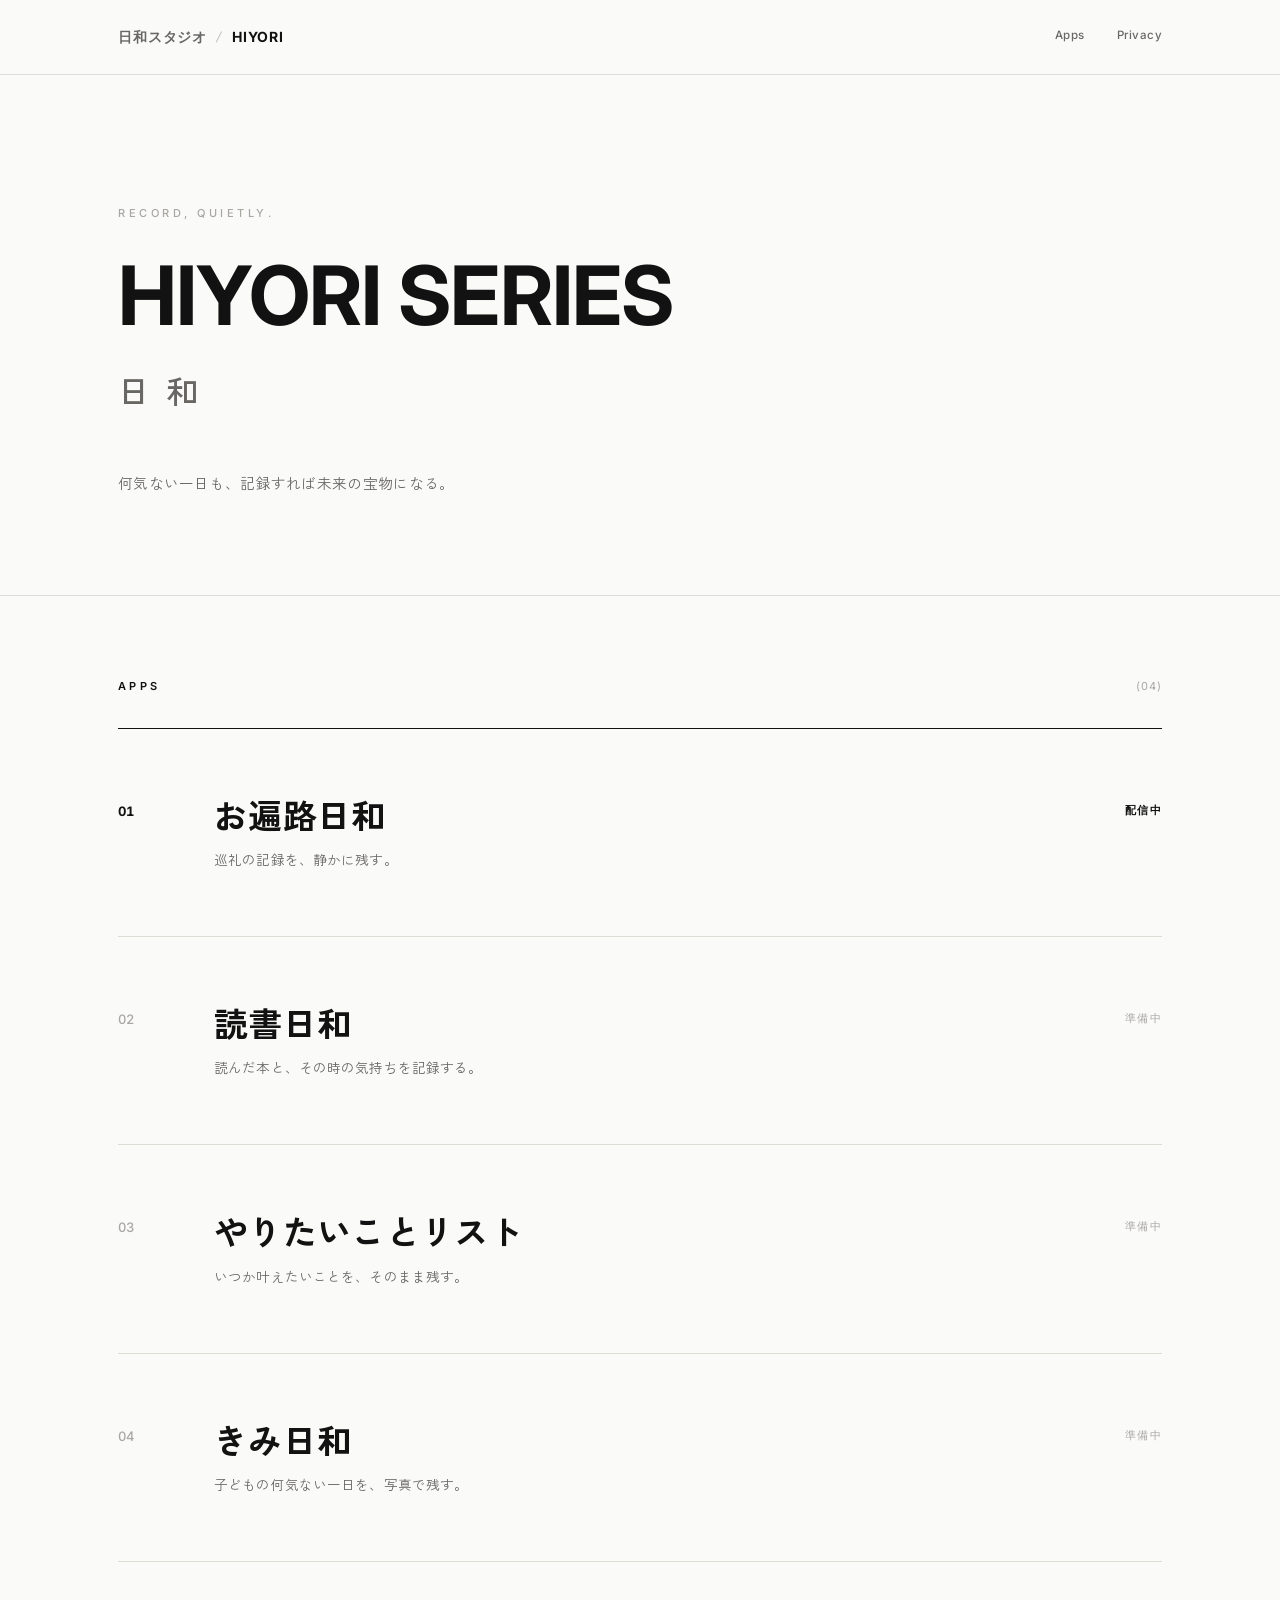
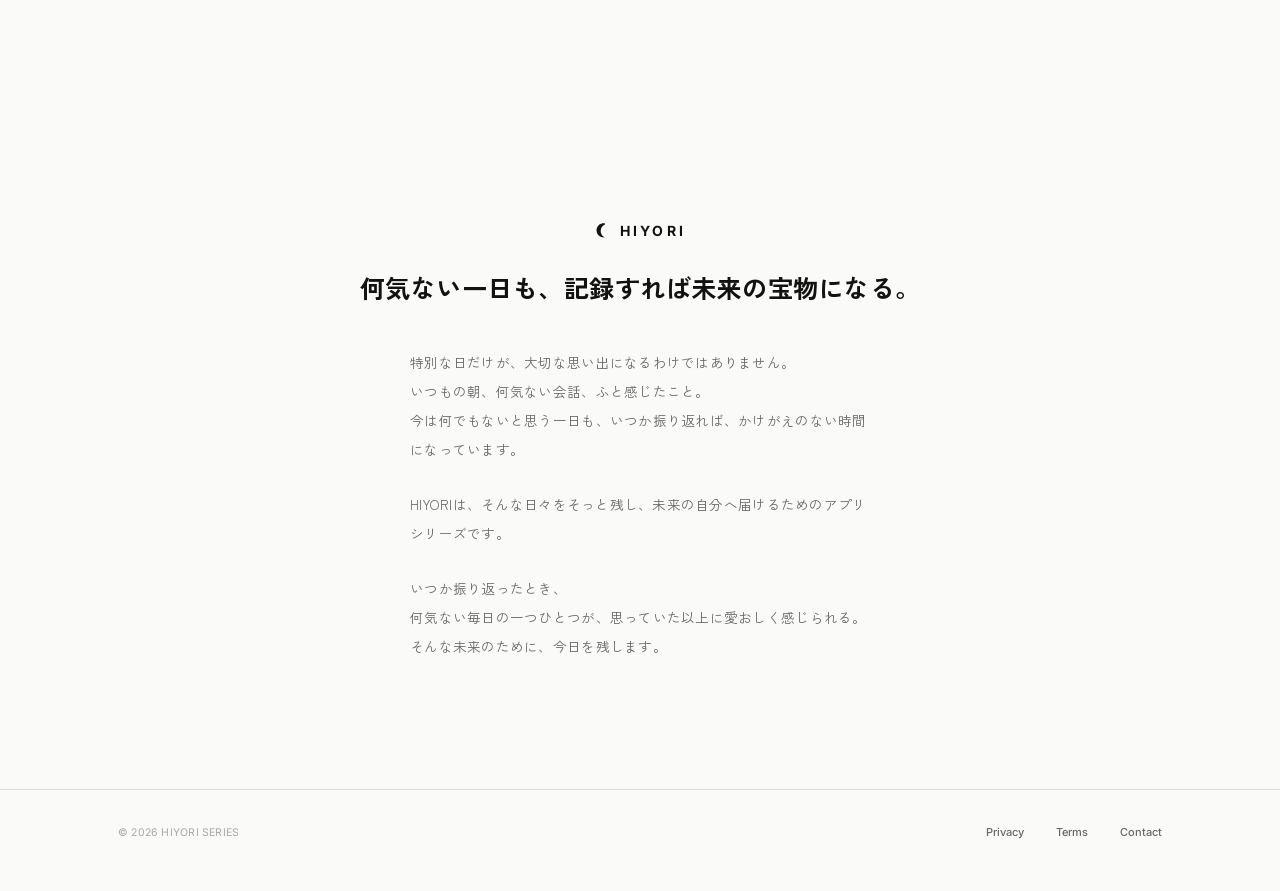
<file: index.html>
<!DOCTYPE html>
<html lang="ja">
<head>
<meta charset="UTF-8">
<meta name="viewport" content="width=device-width, initial-scale=1.0">
<title>HIYORI SERIES</title>
<meta name="description" content="HIYORI SERIESは、記録することを、少しだけ丁寧な時間に変えるアプリのブランドです。">
<link rel="stylesheet" href="style.css">
</head>
<body>

<header class="site-header">
  <div class="container">
    <div class="brand-crumb">
      <a href="studio.html" class="studio-link eng">日和スタジオ</a>
      <span class="crumb-sep">/</span>
      <a href="index.html" class="brand-mark eng">HIYORI</a>
    </div>
    <nav class="header-nav eng">
      <a href="#apps">Apps</a>
      <a href="privacy.html">Privacy</a>
    </nav>
  </div>
</header>

<main>

  <section class="masthead">
    <div class="container">
      <span class="masthead-eyebrow eng">RECORD, QUIETLY.</span>
      <h1 class="wordmark-en eng">HIYORI SERIES</h1>
      <div class="wordmark-jp">日和</div>
      <p class="masthead-lead">何気ない一日も、記録すれば未来の宝物になる。</p>
    </div>
  </section>

  <section id="apps" class="apps-section">
    <div class="container">

      <div class="index-head">
        <span class="label eng">APPS</span>
        <span class="count eng">(04)</span>
      </div>

      <div class="index-row is-live">
        <span class="idx-num eng">01</span>
        <div class="idx-main">
          <div class="idx-name">お遍路日和</div>
          <div class="idx-desc">巡礼の記録を、静かに残す。</div>
        </div>
        <span class="idx-status eng">配信中</span>
      </div>

      <div class="index-row">
        <span class="idx-num eng">02</span>
        <div class="idx-main">
          <div class="idx-name">読書日和</div>
          <div class="idx-desc">読んだ本と、その時の気持ちを記録する。</div>
        </div>
        <span class="idx-status eng">準備中</span>
      </div>

      <div class="index-row">
        <span class="idx-num eng">03</span>
        <div class="idx-main">
          <div class="idx-name">やりたいことリスト</div>
          <div class="idx-desc">いつか叶えたいことを、そのまま残す。</div>
        </div>
        <span class="idx-status eng">準備中</span>
      </div>

      <div class="index-row">
        <span class="idx-num eng">04</span>
        <div class="idx-main">
          <div class="idx-name">きみ日和</div>
          <div class="idx-desc">子どもの何気ない一日を、写真で残す。</div>
        </div>
        <span class="idx-status eng">準備中</span>
      </div>

    </div>
  </section>

  <section class="brand-close">
    <div class="container">
      <div class="brand-close-mark">
        <svg class="crescent-icon" viewBox="0 0 32 32" fill="none" xmlns="http://www.w3.org/2000/svg" aria-hidden="true">
          <path d="M20.5 4.5C15.8 6.6 12.5 11.3 12.5 16.8C12.5 22.3 15.8 27 20.5 29.1C13.2 30.3 6.2 25.3 5 18C3.8 10.7 8.8 3.7 16.1 2.5C17.7 2.2 19.2 2.2 20.5 2.5V4.5Z" fill="currentColor"/>
        </svg>
        <span class="eng">HIYORI</span>
      </div>

      <p class="brand-close-tagline">何気ない一日も、記録すれば未来の宝物になる。</p>

      <div class="brand-close-body">
        <p>特別な日だけが、大切な思い出になるわけではありません。<br>
        いつもの朝、何気ない会話、ふと感じたこと。<br>
        今は何でもないと思う一日も、いつか振り返れば、かけがえのない時間になっています。</p>

        <p>HIYORIは、そんな日々をそっと残し、未来の自分へ届けるためのアプリシリーズです。</p>

        <p>いつか振り返ったとき、<br>
        何気ない毎日の一つひとつが、思っていた以上に愛おしく感じられる。<br>
        そんな未来のために、今日を残します。</p>
      </div>
    </div>
  </section>

</main>

<footer class="site-footer">
  <div class="container">
    <div class="copyright eng">&copy; 2026 HIYORI SERIES</div>
    <div class="footer-links eng">
      <a href="privacy.html">Privacy</a>
      <a href="terms.html">Terms</a>
      <a href="mailto:hiyori.apps@gmail.com">Contact</a>
    </div>
  </div>
</footer>

</body>
</html>
</file>
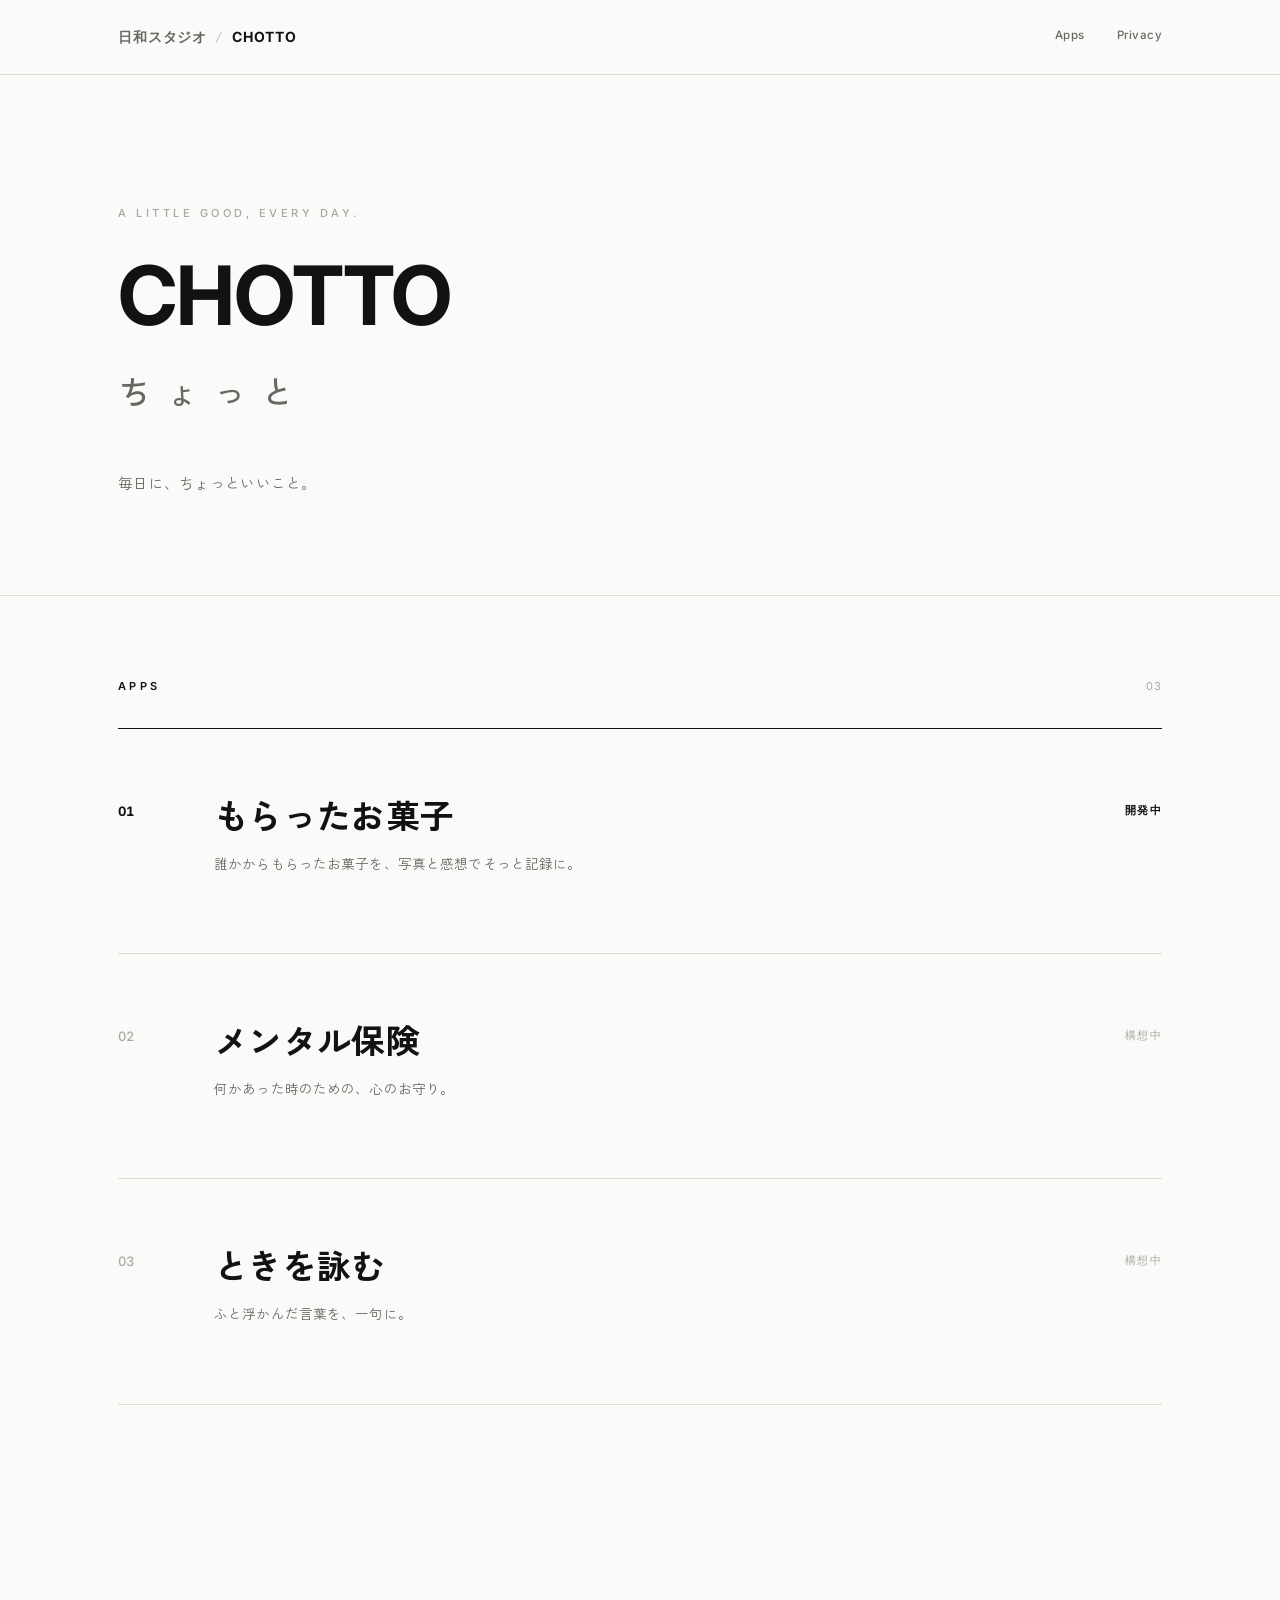
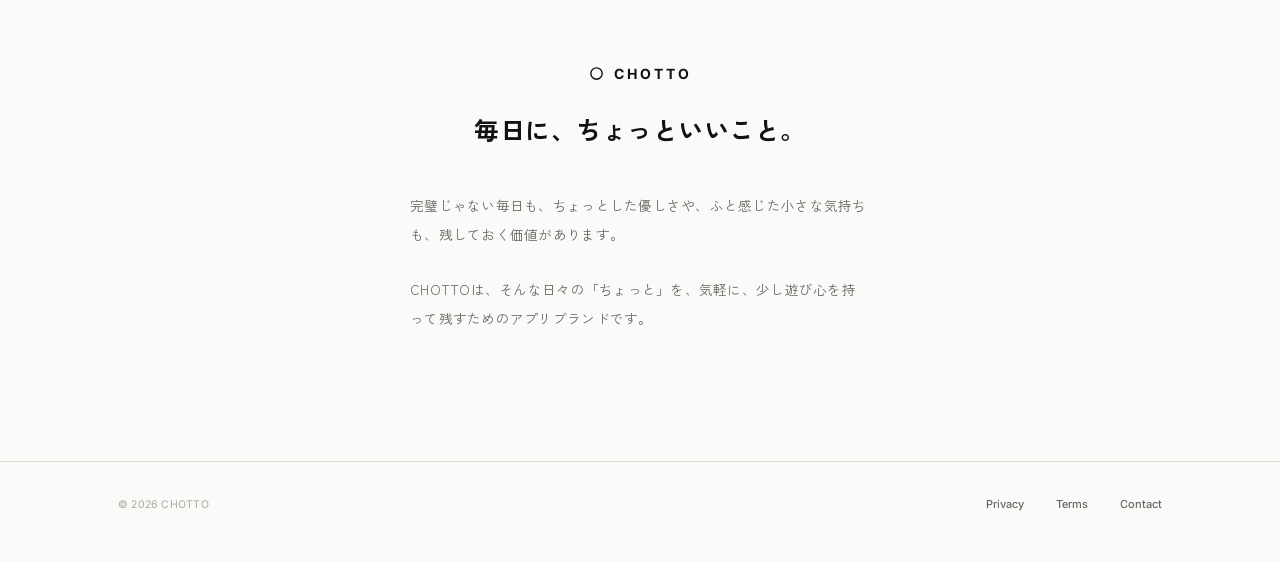
<file: chotto.html>
<!DOCTYPE html>
<html lang="ja">
<head>
<meta charset="UTF-8">
<meta name="viewport" content="width=device-width, initial-scale=1.0">
<title>CHOTTO ― 日和スタジオ</title>
<meta name="description" content="CHOTTOは、毎日にちょっといいことを届けるアプリブランドです。">
<link rel="stylesheet" href="style.css">
</head>
<body>

<header class="site-header">
  <div class="container">
    <div class="brand-crumb">
      <a href="studio.html" class="studio-link eng">日和スタジオ</a>
      <span class="crumb-sep">/</span>
      <a href="chotto.html" class="brand-mark eng">CHOTTO</a>
    </div>
    <nav class="header-nav">
      <a href="chotto.html#apps">Apps</a>
      <a href="privacy.html">Privacy</a>
    </nav>
  </div>
</header>

<main>
  <section class="masthead">
    <div class="container">
      <span class="masthead-eyebrow eng">A LITTLE GOOD, EVERY DAY.</span>
      <h1 class="wordmark-en eng">CHOTTO</h1>
      <p class="wordmark-jp">ちょっと</p>
      <p class="masthead-lead">
        毎日に、ちょっといいこと。
      </p>
    </div>
  </section>

  <section class="apps-section" id="apps">
    <div class="container">
      <div class="index-head">
        <span class="label eng">APPS</span>
        <span class="count eng">03</span>
      </div>

      <div class="index-row is-live">
        <span class="idx-num eng">01</span>
        <div class="idx-main">
          <h2 class="idx-name">もらったお菓子</h2>
          <p class="idx-desc">誰かからもらったお菓子を、写真と感想でそっと記録に。</p>
        </div>
        <span class="idx-status eng">開発中</span>
      </div>

      <div class="index-row">
        <span class="idx-num eng">02</span>
        <div class="idx-main">
          <h2 class="idx-name">メンタル保険</h2>
          <p class="idx-desc">何かあった時のための、心のお守り。</p>
        </div>
        <span class="idx-status eng">構想中</span>
      </div>

      <div class="index-row">
        <span class="idx-num eng">03</span>
        <div class="idx-main">
          <h2 class="idx-name">ときを詠む</h2>
          <p class="idx-desc">ふと浮かんだ言葉を、一句に。</p>
        </div>
        <span class="idx-status eng">構想中</span>
      </div>
    </div>
  </section>

  <section class="brand-close">
    <div class="container">
      <div class="brand-close-mark">
        <svg class="brand-icon" viewBox="0 0 24 24" fill="none" xmlns="http://www.w3.org/2000/svg">
          <circle cx="12" cy="12" r="8" stroke="currentColor" stroke-width="2"/>
        </svg>
        <span class="eng">CHOTTO</span>
      </div>
      <p class="brand-close-tagline">毎日に、ちょっといいこと。</p>
      <div class="brand-close-body">
        <p>
          完璧じゃない毎日も、ちょっとした優しさや、ふと感じた小さな気持ちも、残しておく価値があります。
        </p>
        <p>
          CHOTTOは、そんな日々の「ちょっと」を、気軽に、少し遊び心を持って残すためのアプリブランドです。
        </p>
      </div>
    </div>
  </section>
</main>

<footer class="site-footer">
  <div class="container">
    <div class="copyright eng">&copy; 2026 CHOTTO</div>
    <div class="footer-links">
      <a href="privacy.html">Privacy</a>
      <a href="terms.html">Terms</a>
      <a href="mailto:hiyori.apps@gmail.com">Contact</a>
    </div>
  </div>
</footer>

</body>
</html>
</file>
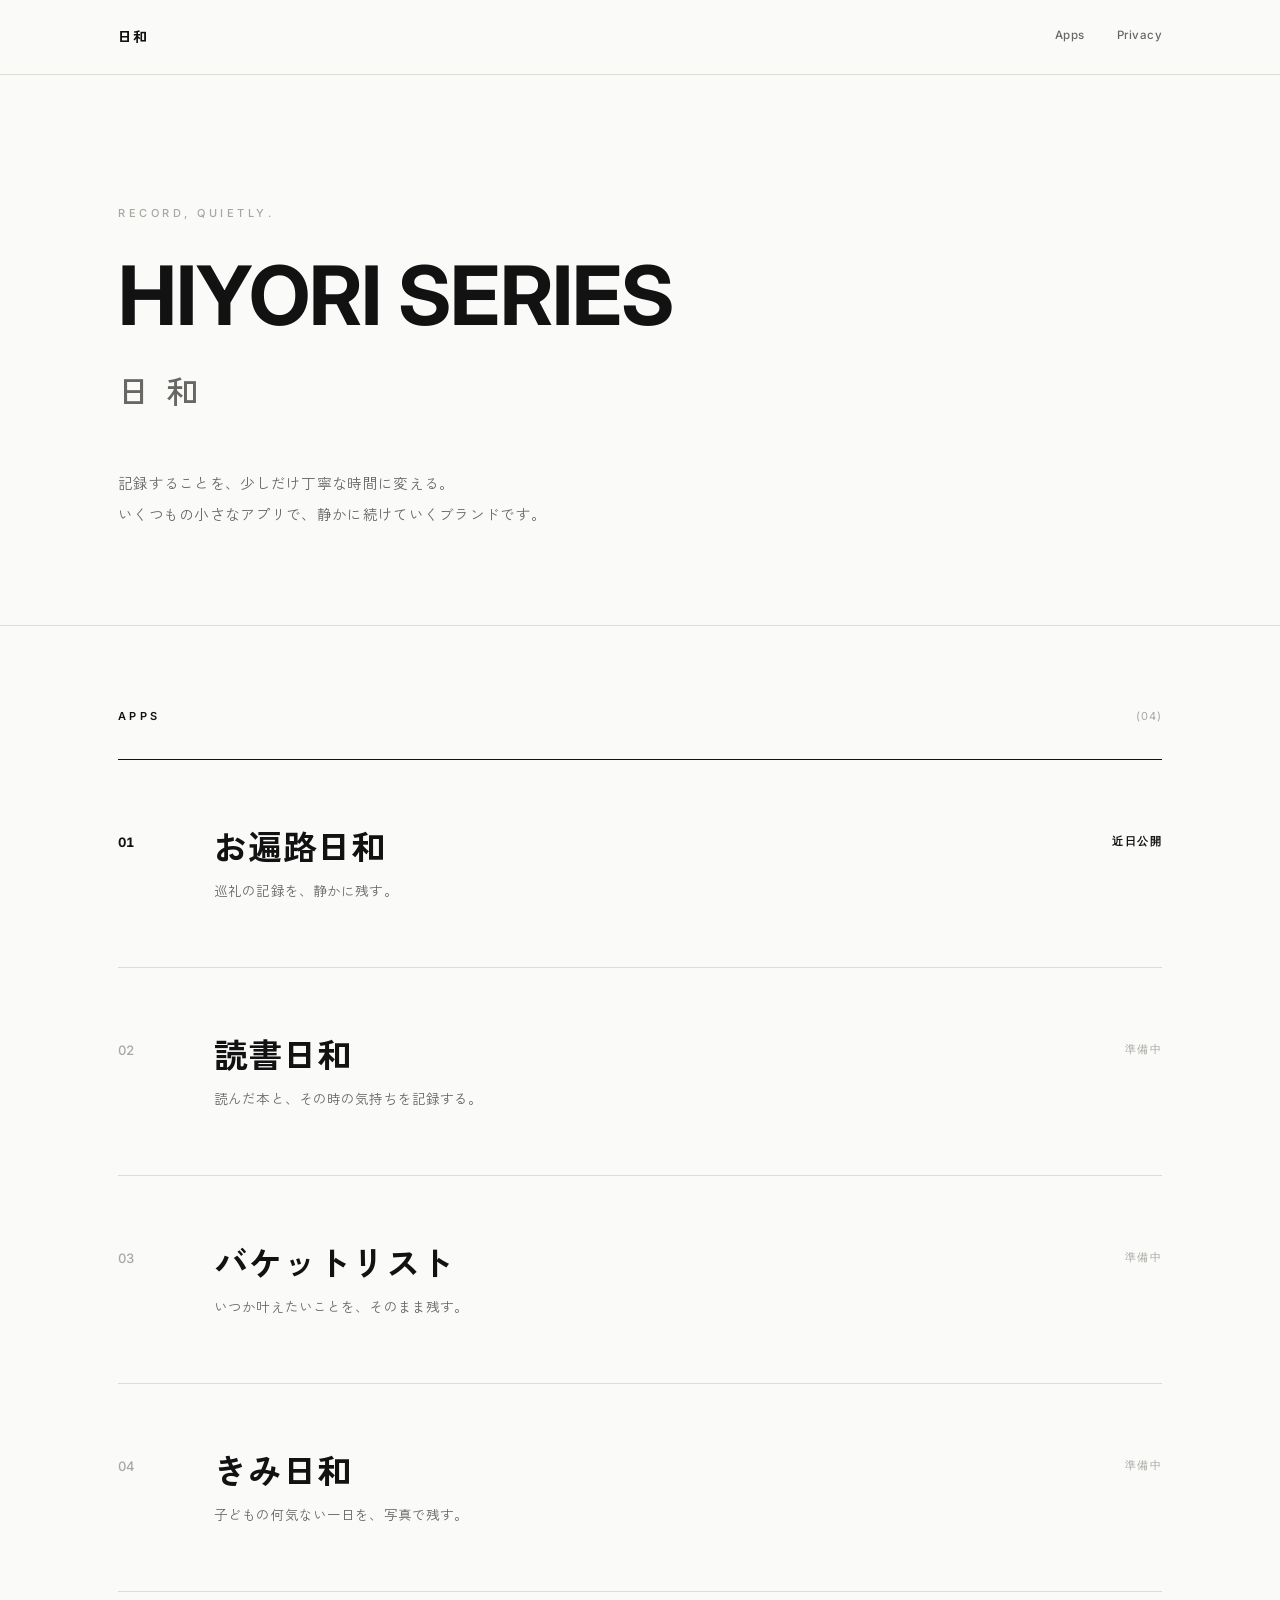
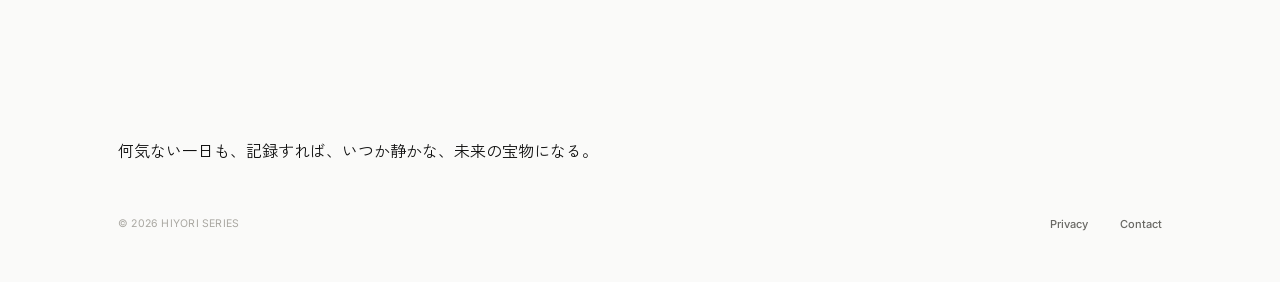
<file: index (6).html>
<!DOCTYPE html>
<html lang="ja">
<head>
<meta charset="UTF-8">
<meta name="viewport" content="width=device-width, initial-scale=1.0">
<title>HIYORI SERIES</title>
<meta name="description" content="HIYORI SERIESは、記録することを、少しだけ丁寧な時間に変えるアプリのブランドです。">
<link rel="stylesheet" href="style.css">
</head>
<body>

<header class="site-header">
  <div class="container">
    <a href="index.html" class="brand-mark">日和</a>
    <nav class="header-nav eng">
      <a href="#apps">Apps</a>
      <a href="privacy.html">Privacy</a>
    </nav>
  </div>
</header>

<main>

  <section class="masthead">
    <div class="container">
      <span class="masthead-eyebrow eng">RECORD, QUIETLY.</span>
      <h1 class="wordmark-en eng">HIYORI SERIES</h1>
      <div class="wordmark-jp">日和</div>
      <p class="masthead-lead">記録することを、少しだけ丁寧な時間に変える。<br>いくつもの小さなアプリで、静かに続けていくブランドです。</p>
    </div>
  </section>

  <section id="apps" class="apps-section">
    <div class="container">

      <div class="index-head">
        <span class="label eng">APPS</span>
        <span class="count eng">(04)</span>
      </div>

      <div class="index-row is-live">
        <span class="idx-num eng">01</span>
        <div class="idx-main">
          <div class="idx-name">お遍路日和</div>
          <div class="idx-desc">巡礼の記録を、静かに残す。</div>
        </div>
        <span class="idx-status eng">近日公開</span>
      </div>

      <div class="index-row">
        <span class="idx-num eng">02</span>
        <div class="idx-main">
          <div class="idx-name">読書日和</div>
          <div class="idx-desc">読んだ本と、その時の気持ちを記録する。</div>
        </div>
        <span class="idx-status eng">準備中</span>
      </div>

      <div class="index-row">
        <span class="idx-num eng">03</span>
        <div class="idx-main">
          <div class="idx-name">バケットリスト</div>
          <div class="idx-desc">いつか叶えたいことを、そのまま残す。</div>
        </div>
        <span class="idx-status eng">準備中</span>
      </div>

      <div class="index-row">
        <span class="idx-num eng">04</span>
        <div class="idx-main">
          <div class="idx-name">きみ日和</div>
          <div class="idx-desc">子どもの何気ない一日を、写真で残す。</div>
        </div>
        <span class="idx-status eng">準備中</span>
      </div>

    </div>
  </section>

  <section class="statement-section">
    <div class="container">
      <p>何気ない一日も、<span class="dim">記録すれば、</span>いつか<span class="dim">静かな、</span>未来の宝物になる。</p>
    </div>
  </section>

</main>

<footer class="site-footer">
  <div class="container">
    <div class="copyright eng">&copy; 2026 HIYORI SERIES</div>
    <div class="footer-links eng">
      <a href="privacy.html">Privacy</a>
      <a href="mailto:hiyori.apps@gmail.com">Contact</a>
    </div>
  </div>
</footer>

</body>
</html>
</file>
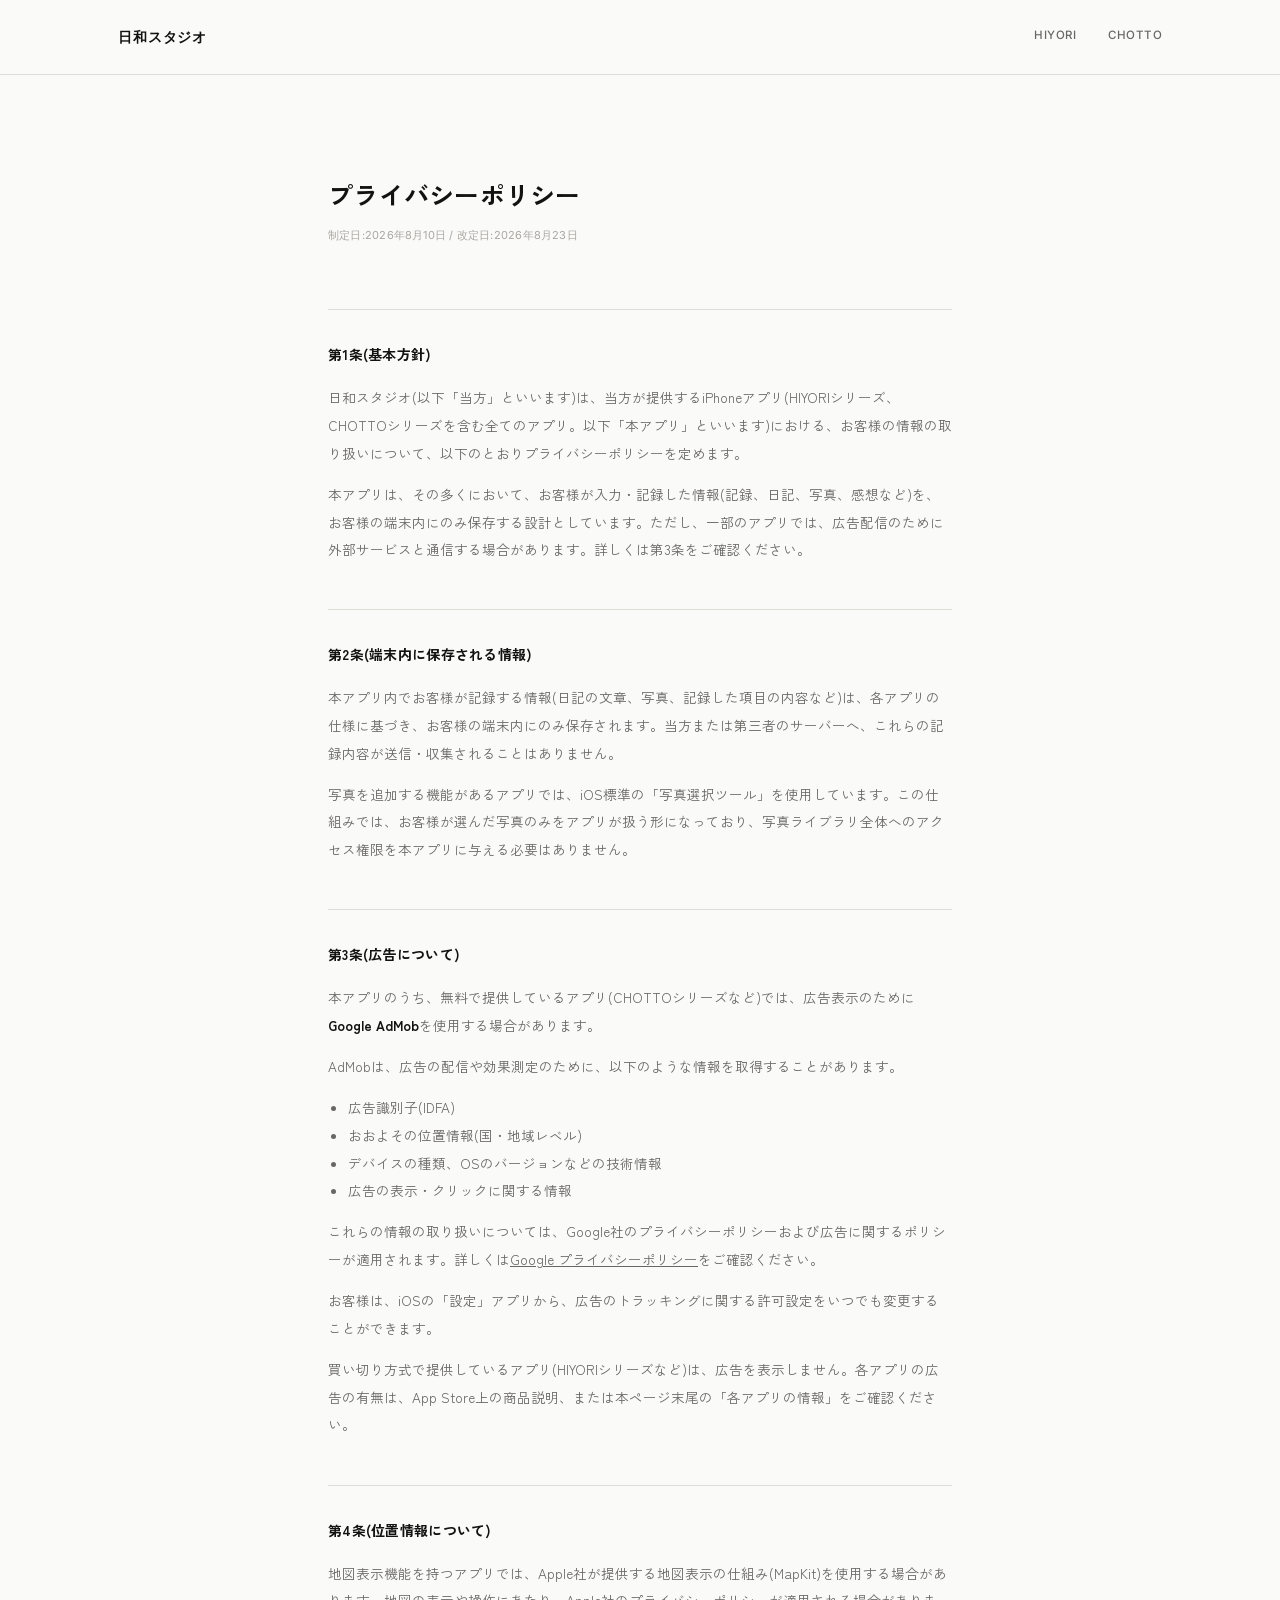
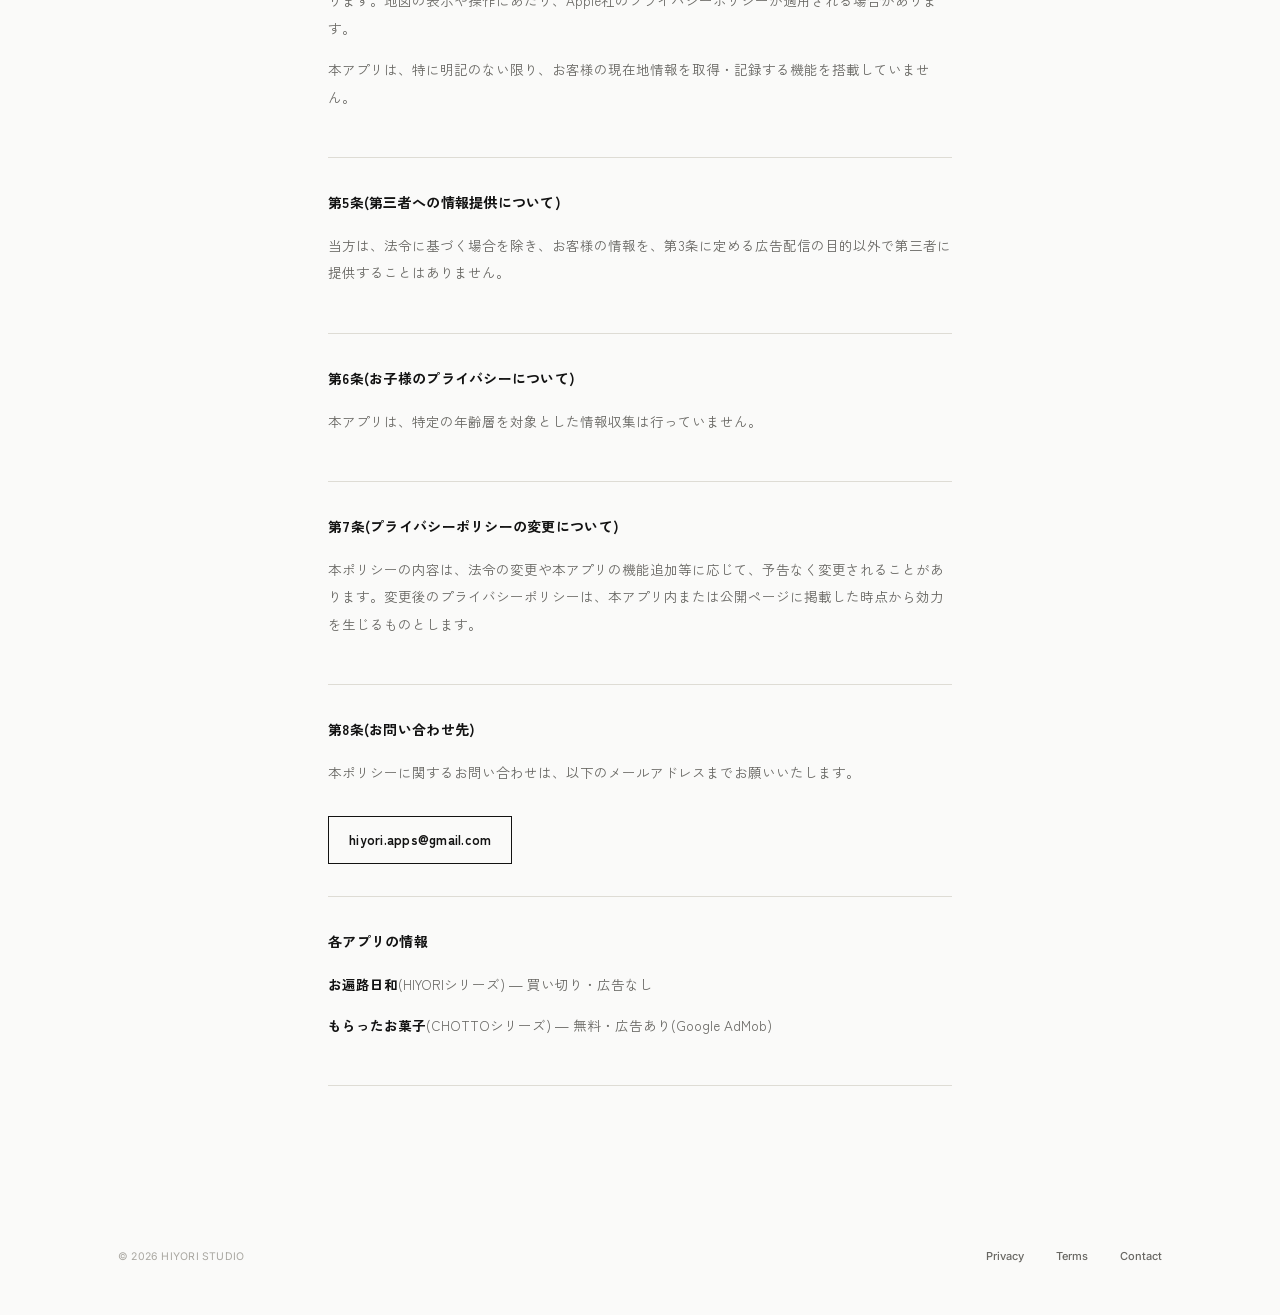
<file: privacy.html>
<!DOCTYPE html>
<html lang="ja">
<head>
<meta charset="UTF-8">
<meta name="viewport" content="width=device-width, initial-scale=1.0">
<title>プライバシーポリシー ― 日和スタジオ</title>
<meta name="description" content="日和スタジオが提供するアプリ全般のプライバシーポリシー。">
<link rel="stylesheet" href="style.css">
</head>
<body>

<header class="site-header">
  <div class="container">
    <a href="studio.html" class="brand-mark eng">日和スタジオ</a>
    <nav class="header-nav">
      <a href="index.html">HIYORI</a>
      <a href="chotto.html">CHOTTO</a>
    </nav>
  </div>
</header>

<main>
  <div class="container legal">
    <h1>プライバシーポリシー</h1>
    <div class="updated">制定日:2026年8月10日 / 改定日:2026年8月23日</div>

    <section>
      <h2>第1条(基本方針)</h2>
      <p>
        日和スタジオ(以下「当方」といいます)は、当方が提供するiPhoneアプリ(HIYORIシリーズ、CHOTTOシリーズを含む全てのアプリ。以下「本アプリ」といいます)における、お客様の情報の取り扱いについて、以下のとおりプライバシーポリシーを定めます。
      </p>
      <p>
        本アプリは、その多くにおいて、お客様が入力・記録した情報(記録、日記、写真、感想など)を、お客様の端末内にのみ保存する設計としています。ただし、一部のアプリでは、広告配信のために外部サービスと通信する場合があります。詳しくは第3条をご確認ください。
      </p>
    </section>

    <section>
      <h2>第2条(端末内に保存される情報)</h2>
      <p>
        本アプリ内でお客様が記録する情報(日記の文章、写真、記録した項目の内容など)は、各アプリの仕様に基づき、お客様の端末内にのみ保存されます。当方または第三者のサーバーへ、これらの記録内容が送信・収集されることはありません。
      </p>
      <p>
        写真を追加する機能があるアプリでは、iOS標準の「写真選択ツール」を使用しています。この仕組みでは、お客様が選んだ写真のみをアプリが扱う形になっており、写真ライブラリ全体へのアクセス権限を本アプリに与える必要はありません。
      </p>
    </section>

    <section>
      <h2>第3条(広告について)</h2>
      <p>
        本アプリのうち、無料で提供しているアプリ(CHOTTOシリーズなど)では、広告表示のために<strong>Google AdMob</strong>を使用する場合があります。
      </p>
      <p>
        AdMobは、広告の配信や効果測定のために、以下のような情報を取得することがあります。
      </p>
      <ul>
        <li>広告識別子(IDFA)</li>
        <li>おおよその位置情報(国・地域レベル)</li>
        <li>デバイスの種類、OSのバージョンなどの技術情報</li>
        <li>広告の表示・クリックに関する情報</li>
      </ul>
      <p>
        これらの情報の取り扱いについては、Google社のプライバシーポリシーおよび広告に関するポリシーが適用されます。詳しくは<a href="https://policies.google.com/privacy" target="_blank" rel="noopener">Google プライバシーポリシー</a>をご確認ください。
      </p>
      <p>
        お客様は、iOSの「設定」アプリから、広告のトラッキングに関する許可設定をいつでも変更することができます。
      </p>
      <p>
        買い切り方式で提供しているアプリ(HIYORIシリーズなど)は、広告を表示しません。各アプリの広告の有無は、App Store上の商品説明、または本ページ末尾の「各アプリの情報」をご確認ください。
      </p>
    </section>

    <section>
      <h2>第4条(位置情報について)</h2>
      <p>
        地図表示機能を持つアプリでは、Apple社が提供する地図表示の仕組み(MapKit)を使用する場合があります。地図の表示や操作にあたり、Apple社のプライバシーポリシーが適用される場合があります。
      </p>
      <p>
        本アプリは、特に明記のない限り、お客様の現在地情報を取得・記録する機能を搭載していません。
      </p>
    </section>

    <section>
      <h2>第5条(第三者への情報提供について)</h2>
      <p>
        当方は、法令に基づく場合を除き、お客様の情報を、第3条に定める広告配信の目的以外で第三者に提供することはありません。
      </p>
    </section>

    <section>
      <h2>第6条(お子様のプライバシーについて)</h2>
      <p>
        本アプリは、特定の年齢層を対象とした情報収集は行っていません。
      </p>
    </section>

    <section>
      <h2>第7条(プライバシーポリシーの変更について)</h2>
      <p>
        本ポリシーの内容は、法令の変更や本アプリの機能追加等に応じて、予告なく変更されることがあります。変更後のプライバシーポリシーは、本アプリ内または公開ページに掲載した時点から効力を生じるものとします。
      </p>
    </section>

    <section>
      <h2>第8条(お問い合わせ先)</h2>
      <p>本ポリシーに関するお問い合わせは、以下のメールアドレスまでお願いいたします。</p>
      <a class="mail-box" href="mailto:hiyori.apps@gmail.com">hiyori.apps@gmail.com</a>
    </section>

    <section>
      <h2>各アプリの情報</h2>
      <p><strong>お遍路日和</strong>(HIYORIシリーズ) ― 買い切り・広告なし</p>
      <p><strong>もらったお菓子</strong>(CHOTTOシリーズ) ― 無料・広告あり(Google AdMob)</p>
    </section>
  </div>
</main>

<footer class="site-footer">
  <div class="container">
    <div class="copyright eng">&copy; 2026 HIYORI STUDIO</div>
    <div class="footer-links">
      <a href="privacy.html">Privacy</a>
      <a href="terms.html">Terms</a>
      <a href="mailto:hiyori.apps@gmail.com">Contact</a>
    </div>
  </div>
</footer>

</body>
</html>
</file>
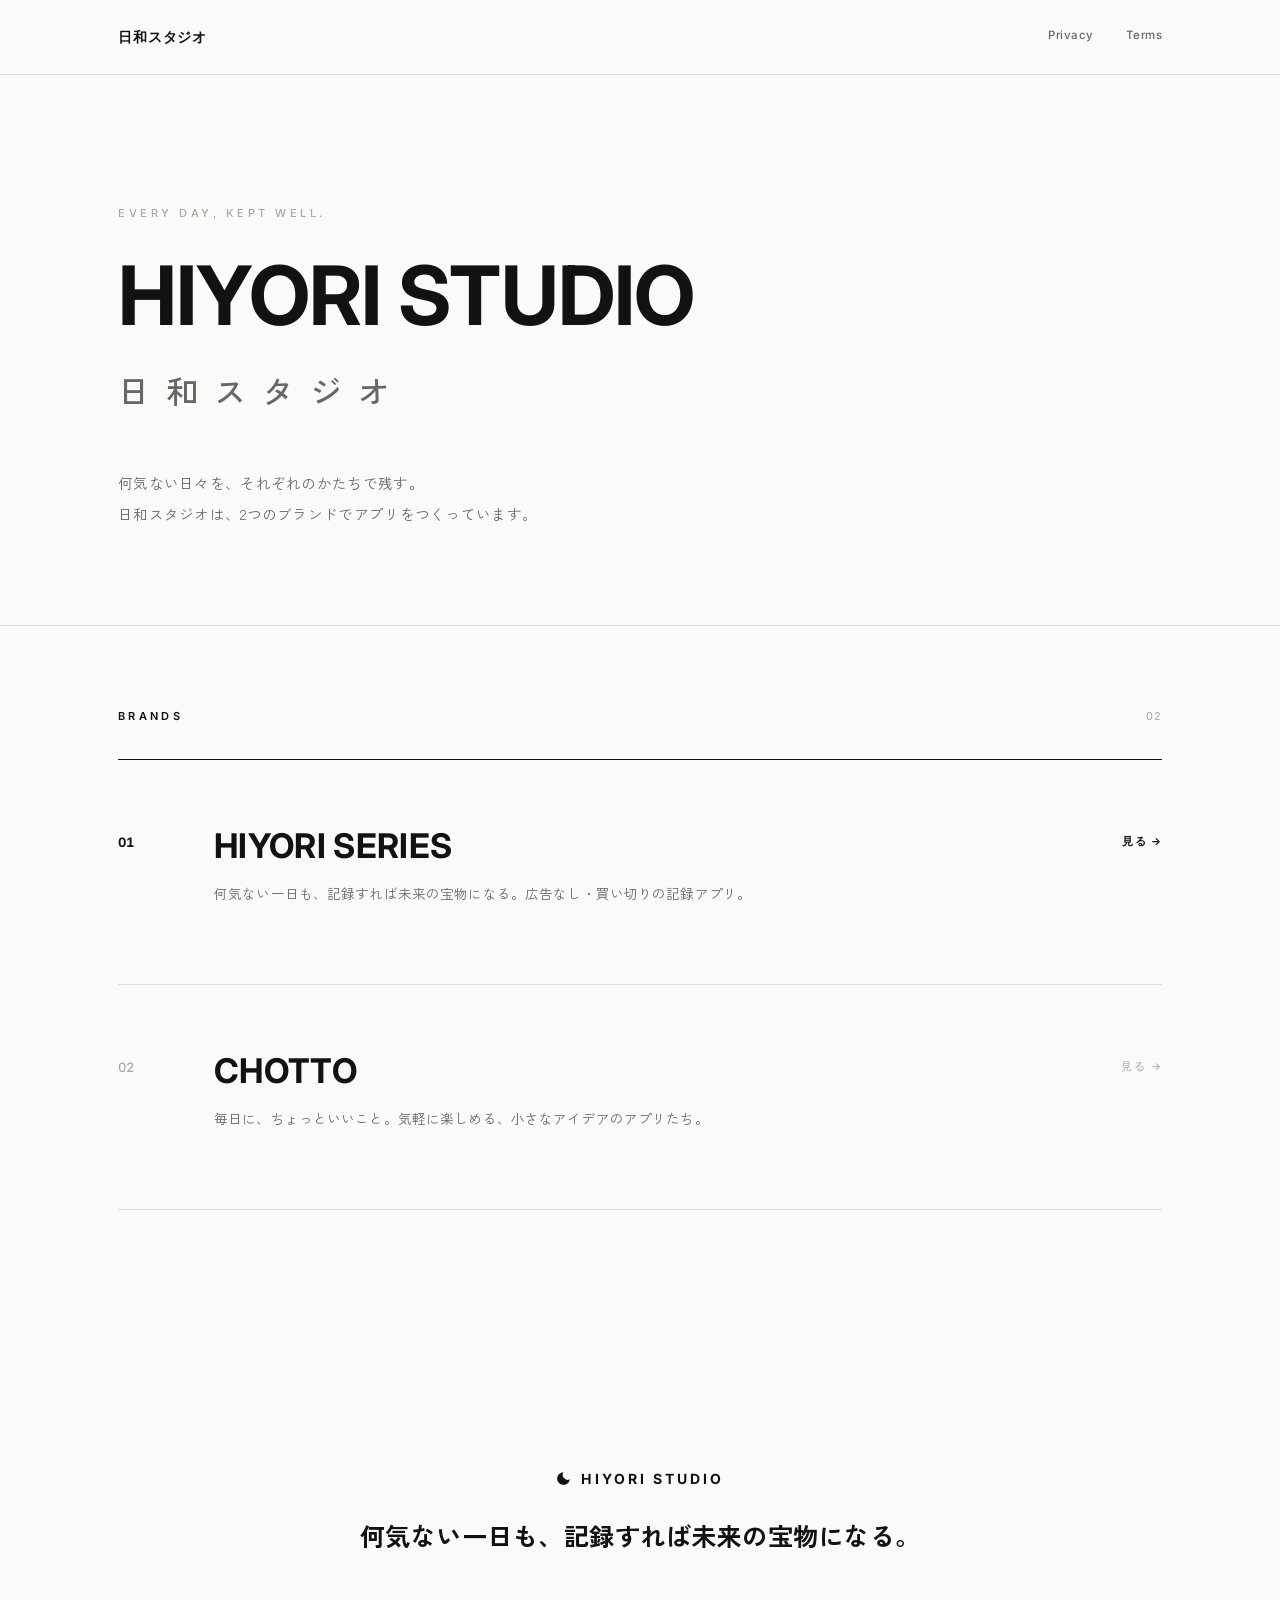
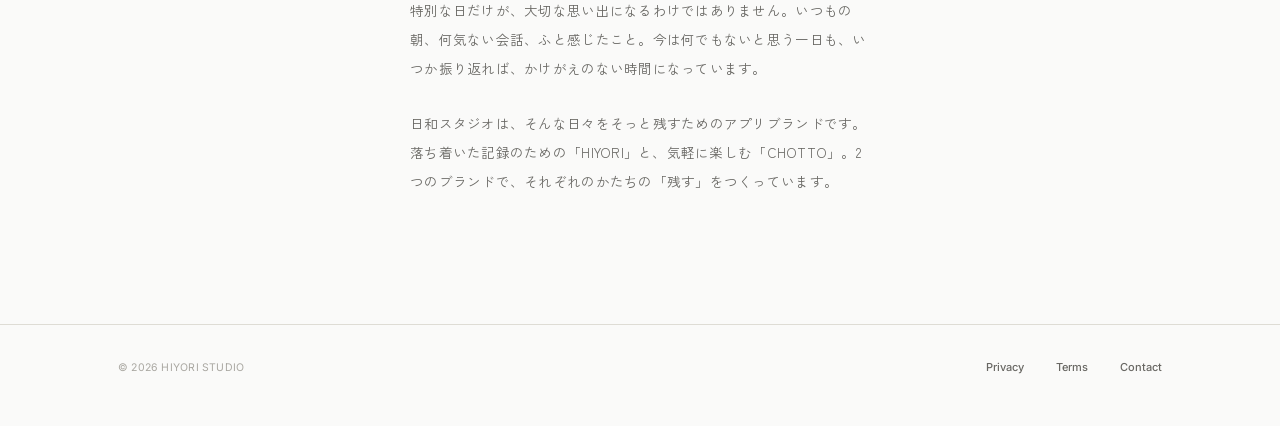
<file: studio.html>
<!DOCTYPE html>
<html lang="ja">
<head>
<meta charset="UTF-8">
<meta name="viewport" content="width=device-width, initial-scale=1.0">
<title>日和スタジオ ― HIYORI STUDIO</title>
<meta name="description" content="日和スタジオは、何気ない日々をそれぞれのかたちで残すためのアプリブランド、HIYORIとCHOTTOを展開しています。">
<link rel="stylesheet" href="style.css">
</head>
<body>

<header class="site-header">
  <div class="container">
    <a href="studio.html" class="brand-mark eng">日和スタジオ</a>
    <nav class="header-nav">
      <a href="privacy.html">Privacy</a>
      <a href="terms.html">Terms</a>
    </nav>
  </div>
</header>

<main>
  <section class="masthead">
    <div class="container">
      <span class="masthead-eyebrow eng">EVERY DAY, KEPT WELL.</span>
      <h1 class="wordmark-en eng">HIYORI STUDIO</h1>
      <p class="wordmark-jp">日和スタジオ</p>
      <p class="masthead-lead">
        何気ない日々を、それぞれのかたちで残す。<br>
        日和スタジオは、2つのブランドでアプリをつくっています。
      </p>
    </div>
  </section>

  <section class="apps-section" id="brands">
    <div class="container">
      <div class="index-head">
        <span class="label eng">BRANDS</span>
        <span class="count eng">02</span>
      </div>

      <a href="index.html" class="index-row index-row-link is-live">
        <span class="idx-num eng">01</span>
        <div class="idx-main">
          <h2 class="idx-name eng">HIYORI SERIES</h2>
          <p class="idx-desc">何気ない一日も、記録すれば未来の宝物になる。広告なし・買い切りの記録アプリ。</p>
        </div>
        <span class="idx-status eng">見る →</span>
      </a>

      <a href="chotto.html" class="index-row index-row-link">
        <span class="idx-num eng">02</span>
        <div class="idx-main">
          <h2 class="idx-name eng">CHOTTO</h2>
          <p class="idx-desc">毎日に、ちょっといいこと。気軽に楽しめる、小さなアイデアのアプリたち。</p>
        </div>
        <span class="idx-status eng">見る →</span>
      </a>
    </div>
  </section>

  <section class="brand-close">
    <div class="container">
      <div class="brand-close-mark">
        <svg class="brand-icon" viewBox="0 0 24 24" fill="none" xmlns="http://www.w3.org/2000/svg">
          <path d="M12 3a9 9 0 1 0 8.94 10.1A7 7 0 0 1 12 3z" fill="currentColor"/>
        </svg>
        <span class="eng">HIYORI STUDIO</span>
      </div>
      <p class="brand-close-tagline">何気ない一日も、記録すれば未来の宝物になる。</p>
      <div class="brand-close-body">
        <p>
          特別な日だけが、大切な思い出になるわけではありません。いつもの朝、何気ない会話、ふと感じたこと。今は何でもないと思う一日も、いつか振り返れば、かけがえのない時間になっています。
        </p>
        <p>
          日和スタジオは、そんな日々をそっと残すためのアプリブランドです。落ち着いた記録のための「HIYORI」と、気軽に楽しむ「CHOTTO」。2つのブランドで、それぞれのかたちの「残す」をつくっています。
        </p>
      </div>
    </div>
  </section>
</main>

<footer class="site-footer">
  <div class="container">
    <div class="copyright eng">&copy; 2026 HIYORI STUDIO</div>
    <div class="footer-links">
      <a href="privacy.html">Privacy</a>
      <a href="terms.html">Terms</a>
      <a href="mailto:hiyori.apps@gmail.com">Contact</a>
    </div>
  </div>
</footer>

</body>
</html>
</file>
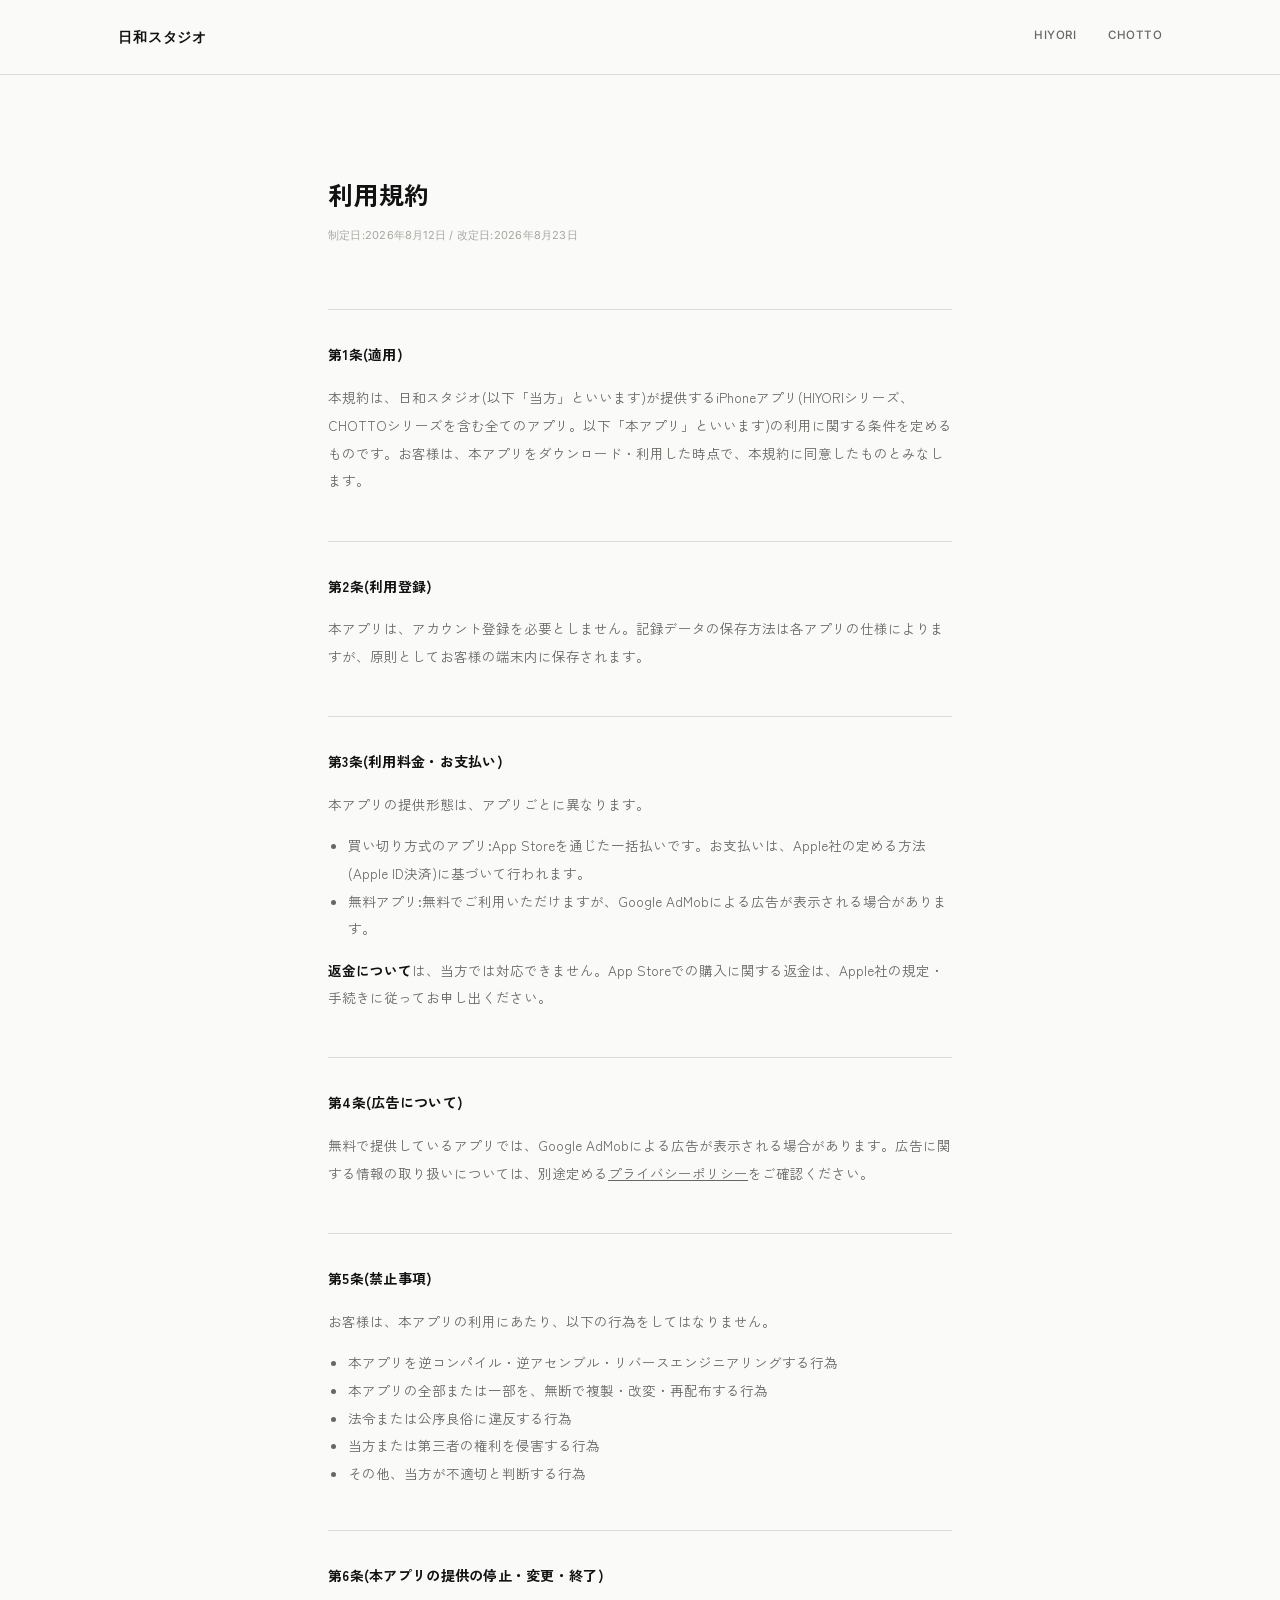
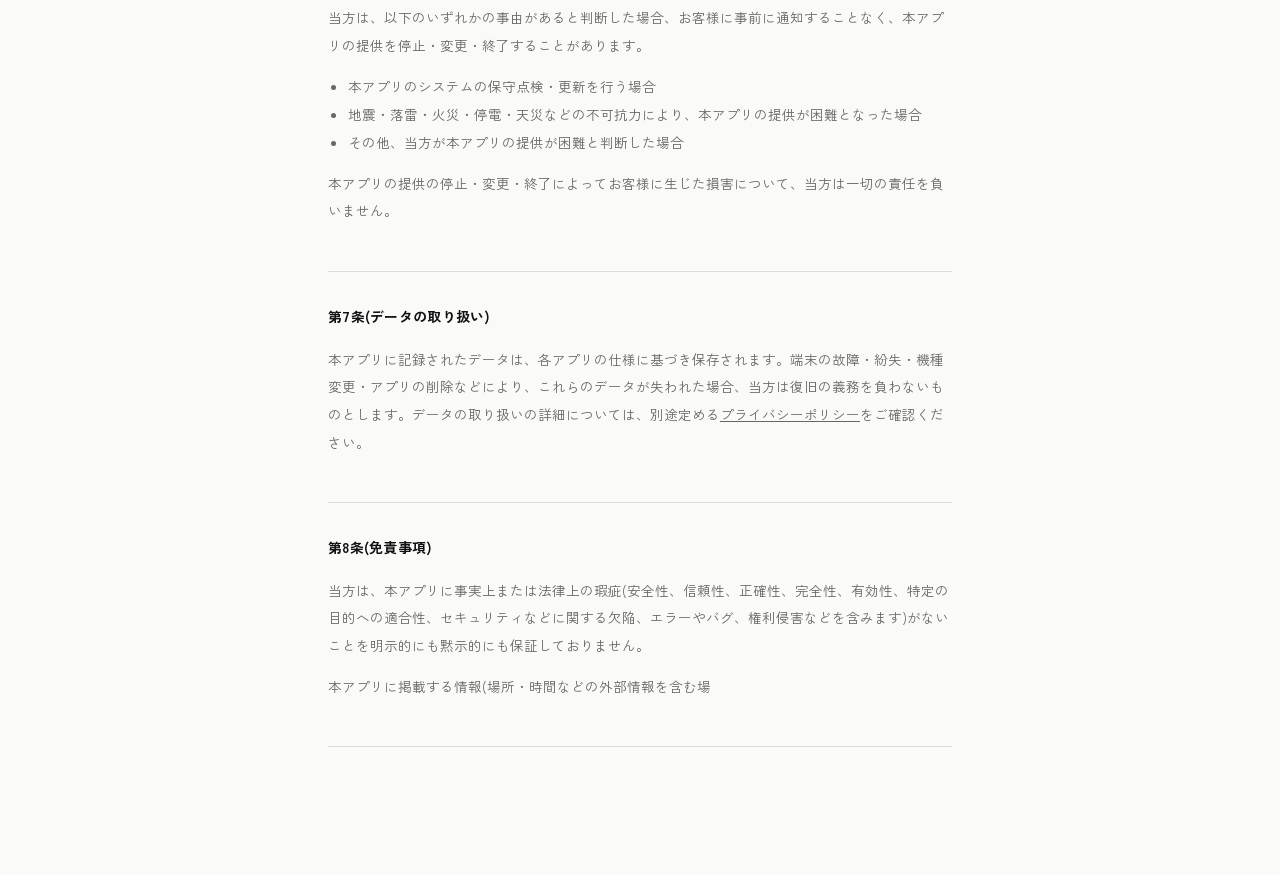
<file: terms.html>
<!DOCTYPE html>
<html lang="ja">
<head>
<meta charset="UTF-8">
<meta name="viewport" content="width=device-width, initial-scale=1.0">
<title>利用規約 ― 日和スタジオ</title>
<meta name="description" content="日和スタジオが提供するアプリ全般の利用規約。">
<link rel="stylesheet" href="style.css">
</head>
<body>

<header class="site-header">
  <div class="container">
    <a href="studio.html" class="brand-mark eng">日和スタジオ</a>
    <nav class="header-nav">
      <a href="index.html">HIYORI</a>
      <a href="chotto.html">CHOTTO</a>
    </nav>
  </div>
</header>

<main>
  <div class="container legal">
    <h1>利用規約</h1>
    <div class="updated">制定日:2026年8月12日 / 改定日:2026年8月23日</div>

    <section>
      <h2>第1条(適用)</h2>
      <p>
        本規約は、日和スタジオ(以下「当方」といいます)が提供するiPhoneアプリ(HIYORIシリーズ、CHOTTOシリーズを含む全てのアプリ。以下「本アプリ」といいます)の利用に関する条件を定めるものです。お客様は、本アプリをダウンロード・利用した時点で、本規約に同意したものとみなします。
      </p>
    </section>

    <section>
      <h2>第2条(利用登録)</h2>
      <p>
        本アプリは、アカウント登録を必要としません。記録データの保存方法は各アプリの仕様によりますが、原則としてお客様の端末内に保存されます。
      </p>
    </section>

    <section>
      <h2>第3条(利用料金・お支払い)</h2>
      <p>
        本アプリの提供形態は、アプリごとに異なります。
      </p>
      <ul>
        <li>買い切り方式のアプリ:App Storeを通じた一括払いです。お支払いは、Apple社の定める方法(Apple ID決済)に基づいて行われます。</li>
        <li>無料アプリ:無料でご利用いただけますが、Google AdMobによる広告が表示される場合があります。</li>
      </ul>
      <p>
        <strong>返金について</strong>は、当方では対応できません。App Storeでの購入に関する返金は、Apple社の規定・手続きに従ってお申し出ください。
      </p>
    </section>

    <section>
      <h2>第4条(広告について)</h2>
      <p>
        無料で提供しているアプリでは、Google AdMobによる広告が表示される場合があります。広告に関する情報の取り扱いについては、別途定める<a href="privacy.html">プライバシーポリシー</a>をご確認ください。
      </p>
    </section>

    <section>
      <h2>第5条(禁止事項)</h2>
      <p>お客様は、本アプリの利用にあたり、以下の行為をしてはなりません。</p>
      <ul>
        <li>本アプリを逆コンパイル・逆アセンブル・リバースエンジニアリングする行為</li>
        <li>本アプリの全部または一部を、無断で複製・改変・再配布する行為</li>
        <li>法令または公序良俗に違反する行為</li>
        <li>当方または第三者の権利を侵害する行為</li>
        <li>その他、当方が不適切と判断する行為</li>
      </ul>
    </section>

    <section>
      <h2>第6条(本アプリの提供の停止・変更・終了)</h2>
      <p>
        当方は、以下のいずれかの事由があると判断した場合、お客様に事前に通知することなく、本アプリの提供を停止・変更・終了することがあります。
      </p>
      <ul>
        <li>本アプリのシステムの保守点検・更新を行う場合</li>
        <li>地震・落雷・火災・停電・天災などの不可抗力により、本アプリの提供が困難となった場合</li>
        <li>その他、当方が本アプリの提供が困難と判断した場合</li>
      </ul>
      <p>
        本アプリの提供の停止・変更・終了によってお客様に生じた損害について、当方は一切の責任を負いません。
      </p>
    </section>

    <section>
      <h2>第7条(データの取り扱い)</h2>
      <p>
        本アプリに記録されたデータは、各アプリの仕様に基づき保存されます。端末の故障・紛失・機種変更・アプリの削除などにより、これらのデータが失われた場合、当方は復旧の義務を負わないものとします。データの取り扱いの詳細については、別途定める<a href="privacy.html">プライバシーポリシー</a>をご確認ください。
      </p>
    </section>

    <section>
      <h2>第8条(免責事項)</h2>
      <p>
        当方は、本アプリに事実上または法律上の瑕疵(安全性、信頼性、正確性、完全性、有効性、特定の目的への適合性、セキュリティなどに関する欠陥、エラーやバグ、権利侵害などを含みます)がないことを明示的にも黙示的にも保証しておりません。
      </p>
      <p>
        本アプリに掲載する情報(場所・時間などの外部情報を含む場
</file>
<file: style.css>
@import url('https://fonts.googleapis.com/css2?family=Zen+Kaku+Gothic+New:wght@400;500;700&family=Inter:wght@400;500;600;700&display=swap');

:root{
  --bg:#FAFAF9;
  --surface:#F1F0ED;
  --ink:#121212;
  --ink-soft:#686763;
  --ink-faint:#A9A7A1;
  --line:#DEDCD5;
  --line-strong:#121212;

  --sp-1:8px;
  --sp-2:16px;
  --sp-3:24px;
  --sp-4:32px;
  --sp-6:48px;
  --sp-8:64px;
  --sp-10:80px;
  --sp-12:96px;
  --sp-16:128px;
}

*{box-sizing:border-box;}

html{scroll-behavior:smooth; overflow-x:hidden;}

body{
  margin:0;
  background:var(--bg);
  color:var(--ink);
  font-family:'Zen Kaku Gothic New', sans-serif;
  font-weight:400;
  line-height:1.85;
  -webkit-font-smoothing:antialiased;
  overflow-x:hidden;
}

a{color:inherit;}

.eng{
  font-family:'Inter', sans-serif;
}

.container{
  max-width:1140px;
  margin:0 auto;
  padding:0 var(--sp-6);
}

/* ===== ヘッダー ===== */
.site-header{
  padding:var(--sp-3) 0;
  border-bottom:1px solid var(--line);
}
.site-header .container{
  display:flex;
  align-items:center;
  justify-content:space-between;
  flex-wrap:wrap;
  row-gap:var(--sp-1);
}
.brand-mark{
  font-size:14px;
  font-weight:700;
  letter-spacing:0.06em;
  text-decoration:none;
  color:var(--ink);
}
.header-nav{
  display:flex;
  gap:var(--sp-4);
  font-size:11.5px;
  letter-spacing:0.04em;
  font-family:'Inter', sans-serif;
  font-weight:500;
}
.header-nav a{
  text-decoration:none;
  color:var(--ink-soft);
  border-bottom:1px solid transparent;
  padding-bottom:2px;
  transition:color .15s ease, border-color .15s ease;
}
.header-nav a:hover{color:var(--ink); border-color:var(--ink);}

/* ===== マストヘッド:タイポグラフィのみで構成するヒーロー ===== */
.masthead{
  padding:var(--sp-16) 0 var(--sp-12);
  border-bottom:1px solid var(--line);
}
.masthead-eyebrow{
  display:block;
  font-family:'Inter', sans-serif;
  font-size:11px;
  font-weight:500;
  letter-spacing:0.32em;
  color:var(--ink-faint);
  margin-bottom:var(--sp-4);
}
.wordmark-en{
  margin:0;
  font-family:'Inter', sans-serif;
  font-size:clamp(40px, 6.4vw, 84px);
  font-weight:700;
  letter-spacing:-0.01em;
  line-height:1;
  color:var(--ink);
}
.wordmark-jp{
  margin:var(--sp-3) 0 0;
  font-size:clamp(22px, 2.6vw, 32px);
  font-weight:500;
  letter-spacing:0.5em;
  color:var(--ink-soft);
}
.masthead-lead{
  margin:var(--sp-6) 0 0;
  max-width:460px;
  font-size:14.5px;
  color:var(--ink-soft);
  letter-spacing:0.02em;
  line-height:2.1;
}

/* ===== アプリ索引 ===== */
.apps-section{
  padding:var(--sp-10) 0 var(--sp-16);
}
.index-head{
  display:flex;
  align-items:baseline;
  justify-content:space-between;
  padding-bottom:var(--sp-4);
  border-bottom:1px solid var(--line-strong);
  margin-bottom:0;
}
.index-head .label{
  font-family:'Inter', sans-serif;
  font-size:11px;
  font-weight:600;
  letter-spacing:0.3em;
  color:var(--ink);
}
.index-head .count{
  font-family:'Inter', sans-serif;
  font-size:11px;
  letter-spacing:0.1em;
  color:var(--ink-faint);
}

.index-row{
  display:grid;
  grid-template-columns:64px 1fr 120px;
  grid-template-areas:"num main status";
  align-items:center;
  column-gap:var(--sp-4);
  padding:var(--sp-8) 0;
  border-bottom:1px solid var(--line);
  transition:background-color .18s ease;
}
.index-row:hover{background-color:var(--surface);}

.index-row .idx-num{
  grid-area:num;
  font-family:'Inter', sans-serif;
  font-size:13px;
  font-weight:500;
  color:var(--ink-faint);
  font-variant-numeric:tabular-nums;
  align-self:start;
  padding-top:6px;
}

.index-row .idx-main{grid-area:main;}
.index-row .idx-name{
  font-size:clamp(24px, 3vw, 34px);
  font-weight:700;
  letter-spacing:0.01em;
  margin:0 0 10px;
  line-height:1.3;
}
.index-row .idx-desc{
  font-size:13.5px;
  color:var(--ink-soft);
  letter-spacing:0.01em;
}

.index-row .idx-status{
  grid-area:status;
  font-family:'Inter', sans-serif;
  font-size:10.5px;
  letter-spacing:0.14em;
  color:var(--ink-faint);
  font-weight:500;
  white-space:nowrap;
  text-align:right;
  align-self:start;
  padding-top:8px;
}
.index-row.is-live .idx-status{color:var(--ink); font-weight:700;}
.index-row.is-live .idx-num{color:var(--ink); font-weight:700;}

/* ===== ブランドの結び ===== */
.brand-close{
  padding-top:var(--sp-16);
  padding-bottom:var(--sp-16);
  border-bottom:1px solid var(--line);
  text-align:center;
}

.brand-close-mark{
  display:inline-flex;
  align-items:center;
  gap:9px;
  margin-bottom:22px;
}
.crescent-icon{
  width:17px;
  height:17px;
  color:var(--ink);
}
.brand-close-mark .eng{
  font-size:14px;
  font-weight:700;
  letter-spacing:0.22em;
  color:var(--ink);
}

.brand-close-tagline{
  margin:0 auto 40px;
  max-width:none;
  white-space:nowrap;
  font-size:clamp(15px, 3.4vw, 25px);
  font-weight:700;
  letter-spacing:0.02em;
  line-height:1.7;
  color:var(--ink);
}

.brand-close-body{
  max-width:460px;
  margin:0 auto;
  text-align:left;
}
.brand-close-body p{
  margin:0 0 26px;
  font-size:13.5px;
  color:var(--ink-soft);
  letter-spacing:0.02em;
  line-height:2.15;
}
.brand-close-body p:last-child{margin-bottom:0;}

/* ===== フッター ===== */
.site-footer{
  padding:var(--sp-4) 0 var(--sp-6);
}
.site-footer .container{
  display:flex;
  flex-wrap:wrap;
  align-items:center;
  justify-content:space-between;
  gap:var(--sp-2);
}
.footer-links{
  display:flex;
  gap:var(--sp-4);
  font-family:'Inter', sans-serif;
  font-size:11px;
  font-weight:500;
}
.footer-links a{text-decoration:none; color:var(--ink-soft);}
.footer-links a:hover{color:var(--ink);}
.copyright{
  font-family:'Inter', sans-serif;
  font-size:10.5px;
  color:var(--ink-faint);
  letter-spacing:0.02em;
}

/* ===== プライバシーポリシー用 ===== */
.legal{
  max-width:720px;
  margin:0 auto;
  padding:var(--sp-12) var(--sp-6) var(--sp-16);
}
.legal h1{
  font-size:25px;
  font-weight:700;
  letter-spacing:0.01em;
  margin:0 0 var(--sp-1);
}
.legal .updated{
  font-family:'Inter', sans-serif;
  font-size:11px;
  color:var(--ink-faint);
  margin-bottom:var(--sp-8);
  letter-spacing:0.02em;
}
.legal section{
  padding:var(--sp-4) 0;
  border-top:1px solid var(--line);
}
.legal section:last-child{border-bottom:1px solid var(--line);}
.legal h2{
  font-size:14px;
  font-weight:700;
  letter-spacing:0.02em;
  margin:0 0 var(--sp-2);
}
.legal p, .legal li{
  font-size:13.5px;
  color:var(--ink-soft);
  line-height:2.05;
}
.legal ul{padding-left:20px; margin:10px 0;}
.legal strong{color:var(--ink); font-weight:700;}
.mail-box{
  display:inline-block;
  margin-top:var(--sp-2);
  padding:11px 20px;
  border:1px solid var(--ink);
  font-weight:700;
  color:var(--ink);
  letter-spacing:0.02em;
  font-size:13px;
  text-decoration:none;
  transition:background .15s ease, color .15s ease;
}
.mail-box:hover{background:var(--ink); color:var(--bg);}

/* ===== レスポンシブ ===== */
@media (max-width:760px){
  .container{padding:0 var(--sp-3);}
  .masthead{padding:var(--sp-12) 0 var(--sp-8);}
  .apps-section{padding:var(--sp-8) 0 var(--sp-10);}

  .index-row{
    grid-template-columns:1fr auto;
    grid-template-areas:
      "num status"
      "main main";
    row-gap:var(--sp-2);
    padding:var(--sp-6) 0;
  }
  .index-row .idx-num{padding-top:0;}
  .index-row .idx-status{align-self:start; padding-top:0;}

  .brand-close{padding-top:var(--sp-10); padding-bottom:var(--sp-10);}
}

a:focus-visible{
  outline:2px solid var(--ink);
  outline-offset:3px;
}

@media (prefers-reduced-motion: reduce){
  html{scroll-behavior:auto;}
  .index-row{transition:none;}
}
/* ===== ブランドクラム(スタジオ階層ナビ) ===== */
.brand-crumb{
  display:flex;
  align-items:center;
  gap:8px;
  font-size:14px;
  font-weight:700;
  letter-spacing:0.06em;
}
.studio-link{
  text-decoration:none;
  color:var(--ink-soft);
  transition:color .15s ease;
}
.studio-link:hover{color:var(--ink);}
.crumb-sep{
  color:var(--ink-faint);
  font-weight:400;
}

/* ===== 汎用ブランドアイコン ===== */
.brand-icon{
  width:17px;
  height:17px;
  color:var(--ink);
}

/* ===== スタジオトップの、クリック可能な行 ===== */
.index-row-link{
  text-decoration:none;
  color:inherit;
  display:grid;
}
</file>
